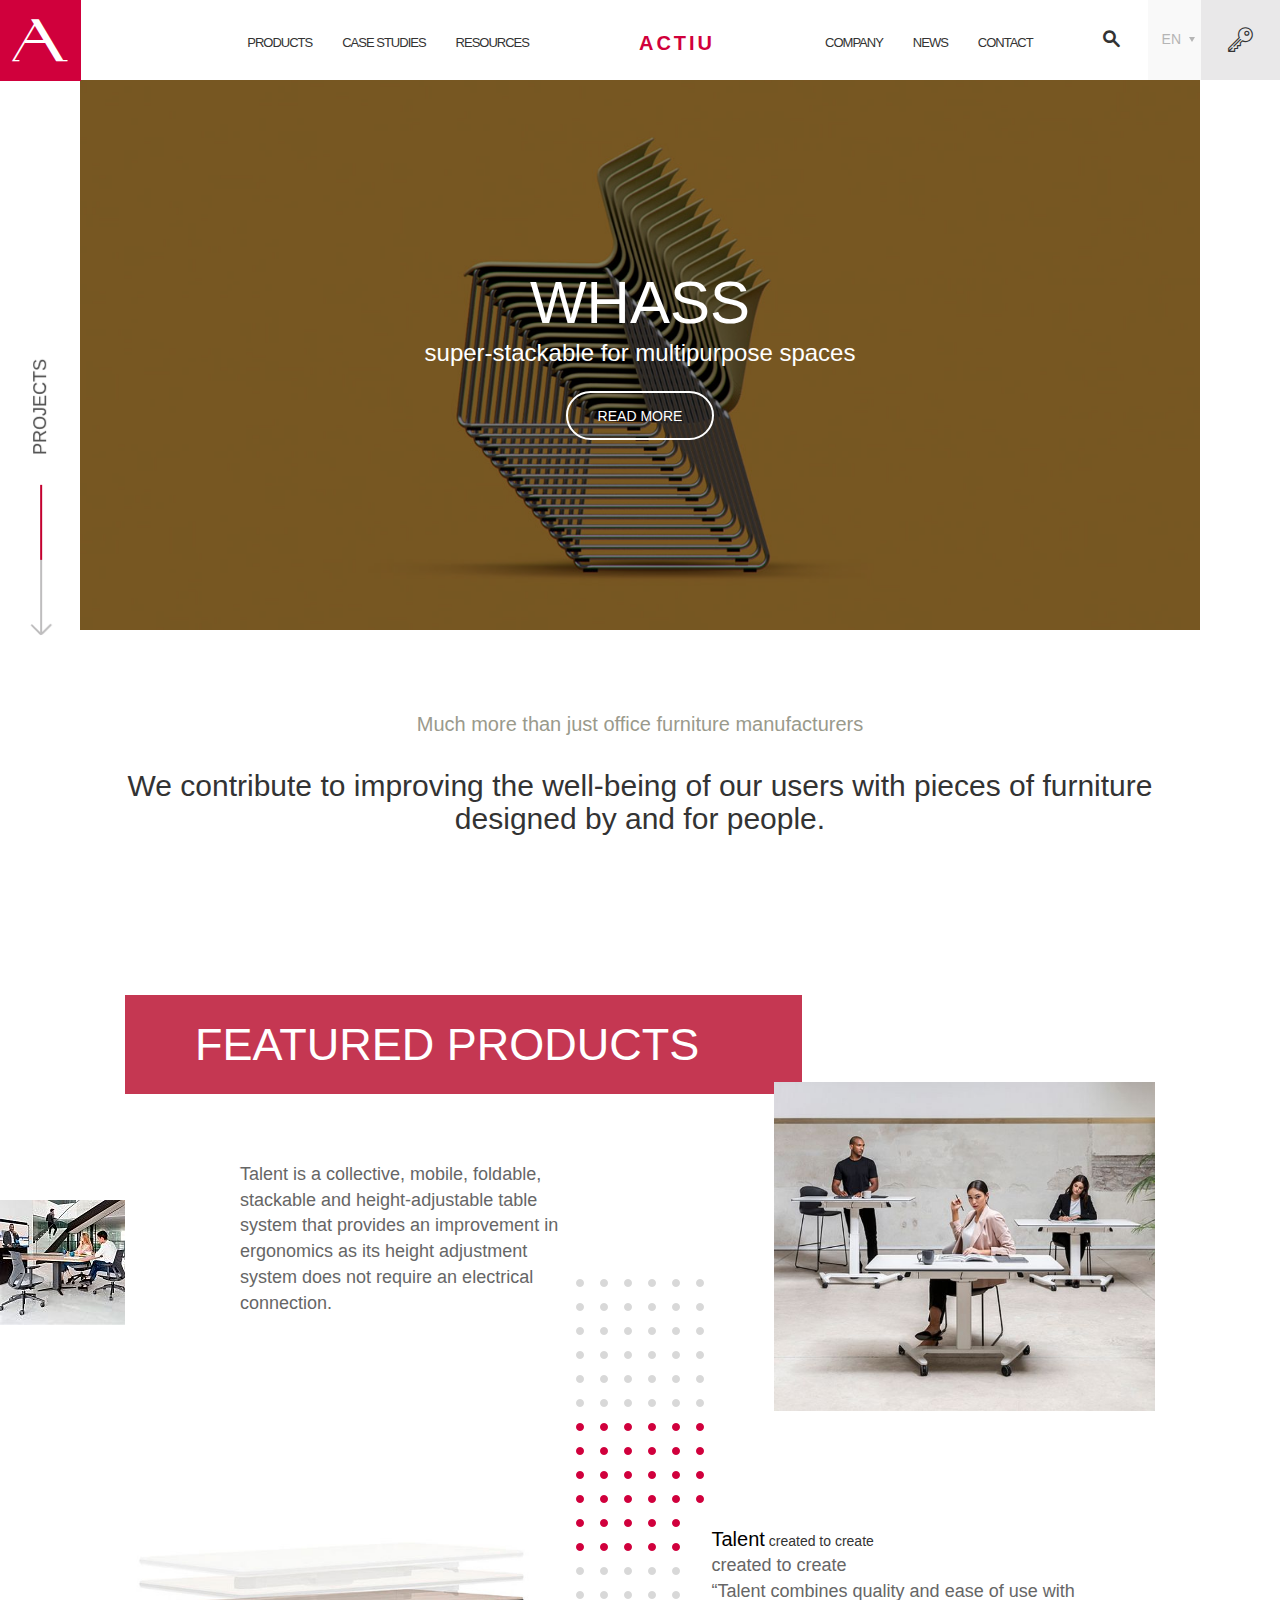
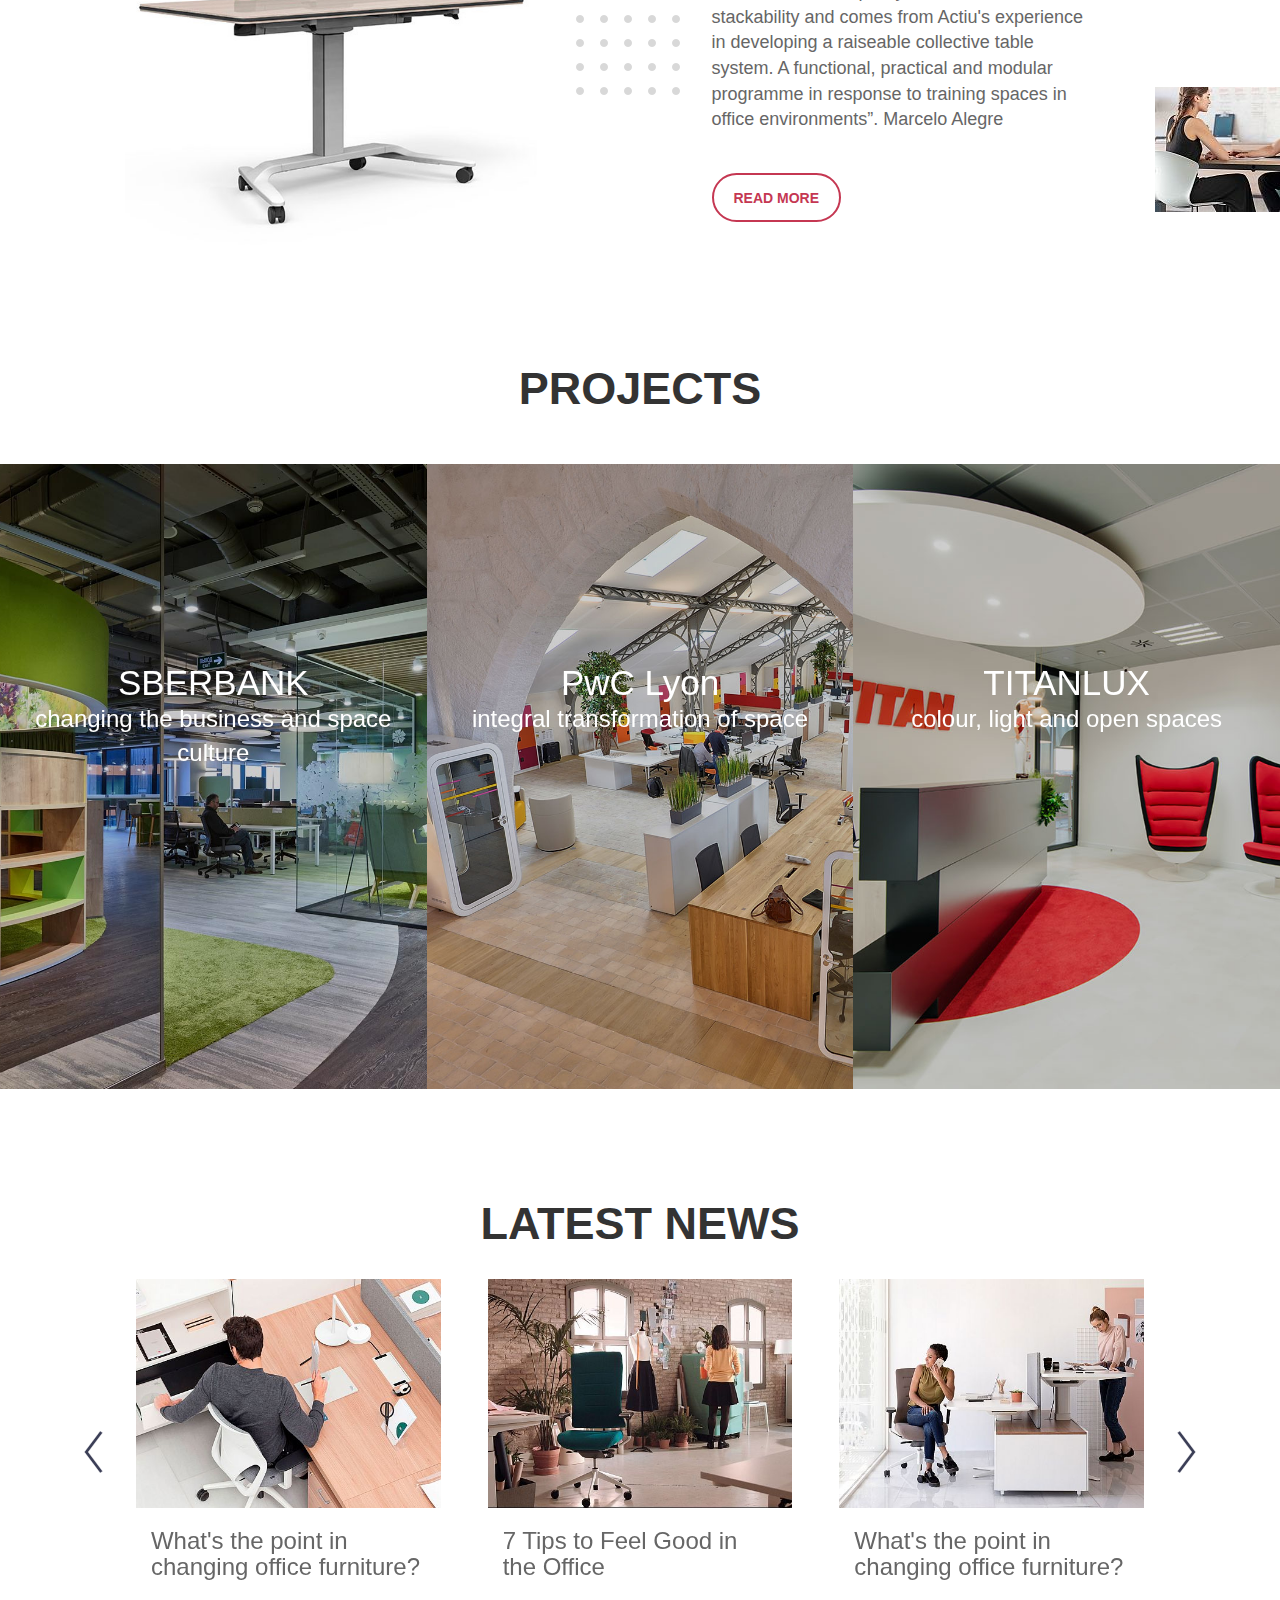
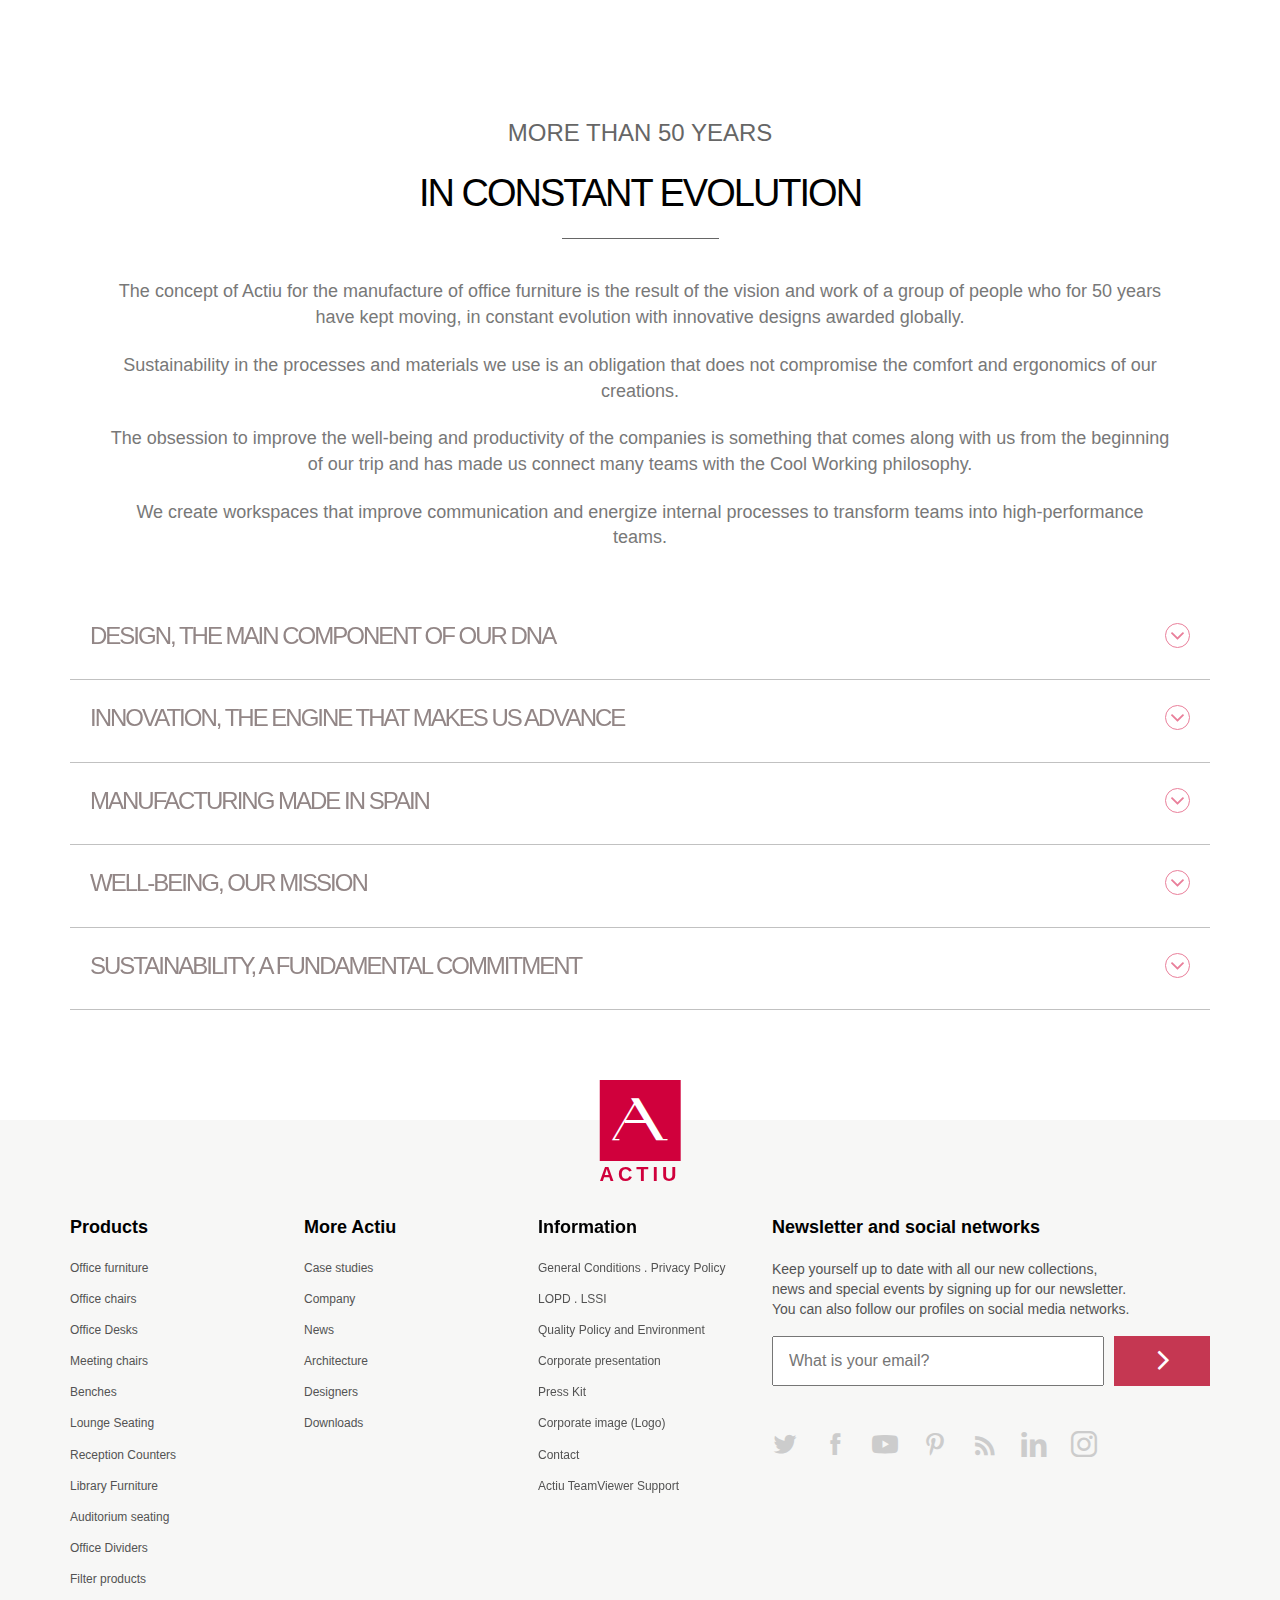
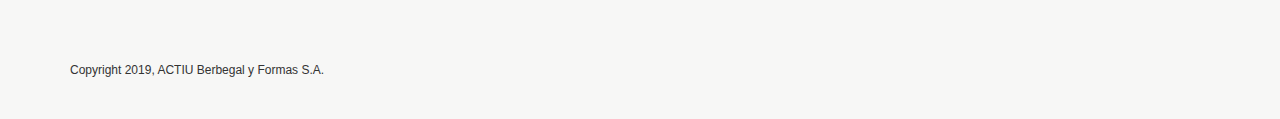
<file: index.html>
<!DOCTYPE html>
<html lang="en">
    <head>
        <meta charset="utf-8">
        <meta name="viewport" content="width=device-width, initial-scale=1">
        <title>Actiu | Office Furniture Manufacturers for companies</title>
        <link rel="shortcut icon" href="images/favicon.png">
        <link href="bootstrap-3.3.7-dist/css/bootstrap.min.css" rel="stylesheet">
        <link rel="stylesheet" href="css/index.css">
        <link rel="stylesheet" href="css/iconfont.css">
        <link rel="stylesheet" href="css/index-media.css">
        <link rel="stylesheet" href="css/swiper-3.4.2.min.css">
    </head>
    <body>
		<div class="sml-wrap">
			<div class="wrap-bg"></div>
			<div class="search-head">
				<div>
					<input type="text">
					<button class="hidden-search"></button>
				</div>
			</div>
			<nav class="sml-nav">
				<div class="container">
				    <!-- Brand and toggle get grouped for better mobile display -->
				    <!-- Collect the nav links, forms, and other content for toggling -->
				    <a href="" class="sidenav-btn">
				    	<span class="sn-btn1"></span>
				    	<span class="sn-btn2"></span>
				    	<span class="sn-btn3"></span>
				    </a>
				    <a href="" class="logo">
				    	<span class="iconfont icon-a"></span>
				    	<span class="logo-a"></span>
				    </a>
		   			 <ul class="n-right">
				    	<li class="sousuo"><a href=""><span class="iconfont icon-sousuo"></span></a></li>
				    	<li class="en"><a href="" class="relative">EN</a></li>
		    			<li class="key"><a href=""><span class="iconfont icon-yuechi"></span></a></li>
		    		</ul>
		    		<div id="bs-example-navbar-collapse-1">
		      			<ul class="nav navbar-nav">
			       			<li class="nav-pro">
			        			<a href="#">PRODUCTS</a>
			        		</li>
			        		<li class="nav-case">
			        			<a href="#">CASE STUDIES</a>
			        		</li>
					        <li class="nav-reso">
					        	<a href="#">RESOURCES</a>
					        </li>
					        <li class="actiu">
					       		<a href="#">ACTIU</a>
					        </li>
					        <li class="nav-com">
					        	<a href="#">COMPANY</a>
					        </li>
					        <li class="nav-new">
					        	<a href="#">NEWS</a>
					        </li>
					        <li class="nav-con">
					        	<a href="#">CONTACT</a>
					        </li>
			     		</ul>
		   		 	</div><!-- /.navbar-collapse -->
		 		</div><!-- /.container-fluid -->
		 	<div class="nav-menu">
		    	<div class="container">
		    		<div class="row">
			    		<div class="col-md-7 pd-0px">
			    			<ul>
			    				<li>
			    					<a href="">
			    						<span class="iconfont icon-bangongyi"></span>
			    						<span>Office chairs</span>
			    					</a>
			    				</li>
			    				<li>
			    					<a href="">
			    						<span class="iconfont icon-ketingzhuozi"></span>
			    						<span>Office chairs</span>
			    					</a>
			    				</li>
			    				<li>
			    					<a href="">
			    						<span class="iconfont icon-yiziicon"></span>
			    						<span>Office chairs</span>
			    					</a>
			    				</li>
			    				<li>
			    					<a href="">
			    						<span class="iconfont icon-chuang"></span>
			    						<span>Office chairs</span>
			    					</a>
			    				</li>
			    				<li>
			    					<a href="">
			    						<span class="iconfont icon-yizi"></span>
			    						<span>Office chairs</span>
			    					</a>
			    				</li>
			    				<li>
			    					<a href="">
			    						<span class="iconfont icon-chucunguiguanli"></span>
			    						<span>Office chairs</span>
			    					</a>
			    				</li>
			    				<li>
			    					<a href="">
			    						<span class="iconfont icon-jiedaichu"></span>
			    						<span>Office chairs</span>
			    					</a>
			    				</li>
			    				<li>
			    					<a href="">
			    						<span class="iconfont icon-tushuguan"></span>
			    						<span>Office chairs</span>
			    					</a>
			    				</li>
			    				<li>
			    					<a href="">
			    						<span class="iconfont icon-zuowei1"></span>
			    						<span>Office chairs</span>
			    					</a>
			    				</li>
			    				<li>
			    					<a href="">
			    						<span class="iconfont icon-pingmu"></span>
			    						<span>Office chairs</span>
			    					</a>
			    				</li>
			    			</ul>
			    		</div>
			     		<div class="col-md-5"></div>
		        	</div>
		        </div>
		        <div class="container menu2">
			    			<ul>
			    				<li>
			    					<a href="">
			    						<span class="iconfont icon-chucunguiguanli"></span>
			    						<span>Office chairs</span>
			    					</a>
			    				</li>
			    				<li>
			    					<a href="">
			    						<span class="iconfont icon-jiedaichu"></span>
			    						<span>Office chairs</span>
			    					</a>
			    				</li>
			    				<li>
			    					<a href="">
			    						<span class="iconfont icon-tushuguan"></span>
			    						<span>Office chairs</span>
			    					</a>
			    				</li>
			    				<li>
			    					<a href="">
			    						<span class="iconfont icon-zuowei1"></span>
			    						<span>Office chairs</span>
			    					</a>
			    				</li>
			    				<li>
			    					<a href="">
			    						<span class="iconfont icon-pingmu"></span>
			    						<span>Office chairs</span>
			    					</a>
			    				</li>
			    			</ul>
			    </div>
			    <div class="container menu2">
			    			<ul>
			    				<li>
			    					<a href="">
			    						<span class="iconfont icon-chuang"></span>
			    						<span class="pd-r23px">Office chairs</span>
			    						<span class="iconfont arrow icon-youjiantou"></span>
			    					</a>
			    				</li>
			    				<li>
			    					<a href="">
			    						<span class="iconfont icon-chuang"></span>
			    						<span class="pd-r23px">Office chairs</span>
			    						<span class="iconfont arrow icon-youjiantou"></span>
			    					</a>
			    				</li>
			    				<li>
			    					<a href="">
			    						<span class="iconfont icon-chuang"></span>
			    						<span class="pd-r23px">Office chairs</span>
			    						<span class="iconfont arrow icon-youjiantou"></span>
			    					</a>
			    				</li>
			    				<li>
			    					<a href="">
			    						<span class="iconfont icon-chuang"></span>
			    						<span class="pd-r23px">Office chairs</span>
			    						<span class="iconfont arrow icon-youjiantou"></span>
			    					</a>
			    				</li>
			    			</ul>
			    </div>
			    <div class="HR">
		 			<div class="hr1"></div>
		 		</div>
			    <div class="container menu2">
			    			<ul>
			    				<li>
			    					<a href="">
			    						<span class="iconfont icon-chuang"></span>
			    						<span class="pd-r23px">Office chairs</span>
			    						<span class="iconfont arrow icon-youjiantou"></span>
			    					</a>
			    				</li>
			    				<li>
			    					<a href="">
			    						<span class="iconfont icon-chucunguiguanli"></span>
			    						<span>Office chairs</span>
			    					</a>
			    				</li>
			    				<li>
			    					<a href="">
			    						<span class="iconfont icon-jiedaichu"></span>
			    						<span>Office chairs</span>
			    					</a>
			    				</li>
			    				<li>
			    					<a href="">
			    						<span class="iconfont icon-tushuguan"></span>
			    						<span>Office chairs</span>
			    					</a>
			    				</li>
			    				<li>
			    					<a href="">
			    						<span class="iconfont icon-zuowei1"></span>
			    						<span>Office chairs</span>
			    					</a>
			    				</li>
			    				<li>
			    					<a href="">
			    						<span class="iconfont icon-pingmu"></span>
			    						<span>Office chairs</span>
			    					</a>
			    				</li>
			    			</ul>
			    </div>
			    <div class="container menu2">
			    			<ul>
			    				<li>
			    					<a href="">
			    						<span class="iconfont icon-chuang"></span>
			    						<span class="pd-r23px">Office chairs</span>
			    						<span class="iconfont arrow icon-youjiantou"></span>
			    					</a>
			    				</li>
			    				<li>
			    					<a href="">
			    						<span class="iconfont icon-chuang"></span>
			    						<span class="pd-r23px">Office chairs</span>
			    						<span class="iconfont arrow icon-youjiantou"></span>
			    					</a>
			    				</li>
			    			</ul>
			    </div>
		  	</div>
		</nav>
			<div class="h80"></div>
			<section class="show-off relative">
				<div class="link-arrow">
					<span class="_arrow1"></span>
					<span class="_arrow2"></span>
					<span class="_line"></span>
					<span>PROJECTS</span>
				</div>
				<div class="pd-80px">
					<div class="show-bg">
						<div class="show-under"></div>
						<div class="show-content container-fluid text-center">
							<div class="middle">
								<h3 class="mg-0px">WHASS</h3>
								<p>super-stackable for multipurpose spaces</p>
								<a class="btn btn-default sml-btn" href="#" role="button">READ MORE</a>
							</div>
						</div>
					</div>
				</div>
			</section>
			<section class="title text-center">
				<div class="container">
					<p>Much more than just office furniture manufacturers</p>
					<h2>We contribute to improving the well-being of our users with pieces of furniture designed by and for people.</h2>
				</div>
			</section>
			<section class="featured container-fluid">
				<div class="row">
					<div class="col-md-8 col-sm-7">
						<h3 class="mg-0px">FEATURED PRODUCTS</h3>
					</div>
					<div class="col-md-4 col-sm-5"></div>
				</div>
			</section>
			<section class="featured-con">
				<div class="">
					<div class="drag swiper-container  swiper0">
						<ul class="swiper-wrapper">
							<li class="swiper-slide">
								<div class="drag-pd relative">
									<div class="container-fluid">
										<p class="w40">Talent is a collective, mobile, foldable, stackable and height-adjustable table system that provides an improvement in ergonomics as its height adjustment system does not require an electrical connection.</p>
										<img src="images/talent-img3_crop_580_500.jpg" alt="">
										<img src="images/talent-img_2_crop_580_500.jpg" alt="">
										<div class="drag-last">
											<span>
												<a href="">Talent</a>
											</span>
											<span class="last">created to create</span>
											<p class="mg-b-40px">
											created to create<br>“Talent combines quality and ease of use with stackability and comes from Actiu's experience in developing a raiseable collective table system. A functional, practical and modular programme in response to training spaces in office environments”. Marcelo Alegre</p>
											<a class="btn sml-btn-pink" href="#" role="button">READ MORE</a>
										</div>
									</div>
								</div>
							</li>
							<li class="swiper-slide">
								<div class="drag-pd relative">
									<div class="container-fluid">
										<p class="w40">With an informal yet elegant profile, Whass chair is intended for contract environments and more modern spaces. Its most remarkable quality is its super-stackability, which enables maximum space optimisation.</p>
										<img src="images/whass-img_crop_580_500.jpg" alt="">
										<img src="images/whass-img_21_crop_580_500.jpg" alt="">
										<div class="drag-last">
											<span>
												<a href="">Whass</a>
											</span>
											<span class="last">super-stackable for multipurpose spaces</span>
											<p class="mg-b-40px">
											super-stackable for multipurpose spaces<br>“The Whass chair design supports the back while maintaining a feeling of freedom of movement. Its curved backrest guarantees comfort while creating a versatile and functional chair for multiuse spaces”. Javier Cuñado</p>
											<a class="btn sml-btn-pink" href="#" role="button">READ MORE</a>
										</div>
									</div>
								</div>
							</li>
							<li class="swiper-slide">
								<div class="drag-pd relative">
									<div class="container-fluid">
										<p class="w40">Power is a system of office tables that combines design and technology to create versatile and height-adjustable workstations that promote mobility in the workplace.</p>
										<img src="images/power-img2_crop_580_500.jpg" alt="">
										<img src="images/power-img_2_crop_580_500.jpg" alt="">
										<div class="drag-last">
											<span>
												<a href="">Power</a>
											</span>
											<span class="last">comfort and technology</span>
											<p class="mg-b-40px">
											comfort and technology<br>“The way in which we need to communicate and be more efficient within our work spaces is undergoing a dramatic change. POWER is born with the aim of making all of these changes that we crave happen in a natural, intuitive and uplifting way”. Javier Cuñado</p>
											<a class="btn sml-btn-pink" href="#" role="button">READ MORE</a>
										</div>
									</div>
								</div>
							</li>
						</ul>
					</div>
					<div class="featured-l">
						<span><img src="images/0.jpg" alt="" width="100%"></span>
					</div>
					<div class="featured-r">
						<span><img src="images/1.jpg" alt="" width="100%"></span>
					</div>
				</div>
			</section>
			<section class="projects text-center">
				<div class="container">
					<h3><strong>PROJECTS</strong></h3>
				</div>
			</section>
			<section class="projects-con text-center">
				<div class="Pro">
					<div class="pro-info">
						<h4 class="mg-0px">SBERBANK</h4>
						<p>changing the business and space culture</p>
					</div>
					<a class="btn btn-default sml-btn pro-btn" href="#" role="button">See project</a>
					<div class="pro-bg"></div>
				</div>
				<div class="Pro">
					<div class="pro-info">
						<h4 class="mg-0px">PwC Lyon</h4>
						<p>integral transformation of space</p>
					</div>
					<a class="btn btn-default sml-btn pro-btn" href="#" role="button">See project</a>
					<div class="pro-bg"></div>
				</div>
				<div class="Pro">
					<div class="pro-info">
						<h4 class="mg-0px">TITANLUX</h4>
						<p>colour, light and open spaces</p>
					</div>
					<a class="btn btn-default sml-btn pro-btn" href="#" role="button">See project</a>
					<div class="pro-bg"></div>
				</div>
				<div class="clearfix"></div>
			</section>
			<section class="latest text-center">
				<div class="container">
					<h3 class="mg-b-20px"><strong>LATEST NEWS</strong></h3>
					<div class="latest-swiper">
						<div class="swiper-container swiper1">
		        			<div class="swiper-wrapper">
					            <div class="swiper-slide">
					            	<a href="" class="latest-fix">
					            		<div class="mg-b-20px latest-pic"><img src="images/s1.jpg" alt="" width="100%"></div>
					            		<div class="info text-left">
					            			<h4 class="mg-0px">What's the point in changing office furniture?</h4>
					            		</div>
					            	</a>
					            </div>
					            <div class="swiper-slide">
					            	<a href="" class="latest-fix">
					            		<div class="mg-b-20px latest-pic"><img src="images/s2.jpg" alt="" width="100%"></div>
					            		<div class="info text-left">
					            			<h4 class="mg-0px">7 Tips to Feel Good in the Office</h4>
					            		</div>
					            	</a>
					            </div>
					            <div class="swiper-slide">
					            	<a href="" class="latest-fix">
					            		<div class="mg-b-20px latest-pic"><img src="images/s4.jpg" alt="" width="100%"></div>
					            		<div class="info text-left">
					            			<h4 class="mg-0px">What's the point in changing office furniture?</h4>
					            		</div>
					            	</a>
					            </div>
					            <div class="swiper-slide">
					            	<a href="" class="latest-fix">
					            		<div class="mg-b-20px latest-pic"><img src="images/s3.jpg" alt="" width="100%"></div>
					            		<div class="info text-left">
					            			<h4 class="mg-0px">Workspaces for future generations</h4>
					            		</div>
					            	</a>
					            </div>
		       				</div>       
	   			 		</div>
	   			 		<div class="swiper-button-prev sml-prev"></div>
	   				 	<div class="swiper-button-next sml-next"></div> 
					</div>
				</div>
			</section>
			<section class="seo text-center">
				<div class="container mg-b-40px w1092">
					<p class="tit">MORE THAN 50 YEARS</p>
					<h2 class="mg-0px">IN CONSTANT EVOLUTION</h2>
					<hr class="mg-b-40px">
					<p>The concept of Actiu for the manufacture of office furniture is the result of the vision and work of a group of people who for 50 years have kept moving, in constant evolution with innovative designs awarded globally.</p>
					<p>Sustainability in the processes and materials we use is an obligation that does not compromise the comfort and ergonomics of our creations.</p>
					<p>The obsession to improve the well-being and productivity of the companies is something that comes along with us from the beginning of our trip and has made us connect many teams with the Cool Working philosophy.</p>
					<p>We create workspaces that improve communication and energize internal processes to transform teams into high-performance teams.</p>
				</div>
					<ul class="container text-left">
						<li>					
							<h4 class="mg-t-0px">DESIGN, THE MAIN COMPONENT OF OUR DNA
							<span class="iconfont icon-zuoyoujiantou-copy-copy"></span><span class="after"></span></h4>
							<p>Since we start a project until we make it real, we have in mind that our goal is to improve the functionality and productivity of workspaces through design.</p>
							<p>&nbsp;At ACTIU, we transmit this philosophy, winner of the National Design Award, to every piece of furniture that we manufacture. For that reason, we design each piece taking care of every detail, making sure it contributes to a plus of well-being in people, thus increasing their performance.</p>
							<p><br></p>
						</li>
						<li>
							<h4 class="mg-t-0px">INNOVATION, THE ENGINE THAT MAKES US ADVANCE
							<span class="iconfont icon-zuoyoujiantou-copy-copy"></span><span class="after"></span></h4>
							<p>We have been innovating with our products, processes and services for more than 50 years to offer what people need at all times.</p>
							<p>We keep in constant movement, adapting to changes without losing sight of our goal: to improve the well-being of people and the productivity of companies through the creation of dynamic and modern workspaces.</p>
							<p>Some of our &nbsp;<a href="">office chairs</a> and&nbsp;<a href="">office desks</a> have won awards for their design and ergonomics.</p>
						</li>
						<li>
							<h4 class="mg-t-0px">MANUFACTURING MADE IN SPAIN
							<span class="iconfont icon-zuoyoujiantou-copy-copy"></span><span class="after"></span></h4>
							<p class="">Since we start a project until we make it real, we have in mind that our goal is to improve the functionality and productivity of workspaces through design.</p>
							<p>&nbsp;At ACTIU, we transmit this philosophy, winner of the National Design Award, to every piece of furniture that we manufacture. For that reason, we design each piece taking care of every detail, making sure it contributes to a plus of well-being in people, thus increasing their performance.</p>
						</li>
						<li>
							<h4 class="mg-t-0px">WELL-BEING, OUR MISSION
							<span class="iconfont icon-zuoyoujiantou-copy-copy"></span><span class="after"></span></h4>
							<p class="">Since we start a project until we make it real, we have in mind that our goal is to improve the functionality and productivity of workspaces through design.</p>
							<p>&nbsp;At ACTIU, we transmit this philosophy, winner of the National Design Award, to every piece of furniture that we manufacture. For that reason, we design each piece taking care of every detail, making sure it contributes to a plus of well-being in people, thus increasing their performance.</p>
						</li>
						<li>
							<h4 class="mg-t-0px">SUSTAINABILITY, A FUNDAMENTAL COMMITMENT
							<span class="iconfont icon-zuoyoujiantou-copy-copy"></span><span class="after"></span></h4>
							<p class="">Since we start a project until we make it real, we have in mind that our goal is to improve the functionality and productivity of workspaces through design.</p>
							<p>&nbsp;At ACTIU, we transmit this philosophy, winner of the National Design Award, to every piece of furniture that we manufacture. For that reason, we design each piece taking care of every detail, making sure it contributes to a plus of well-being in people, thus increasing their performance.</p>
						</li>
					</ul>
			</section>
			<section class="footer">
				<div class="container">
					<div>
						<a href="" class="logo1">
					    	<span class="iconfont icon-a"></span>
					    	<span class="logo-a"></span>
			   	 		</a>
			   	 		<span class="logo-p"><strong>ACTIU</strong></span>
					</div>
					<div class="row">
						<div class="sml-2 mg-b-40px">
							<h5>Products</h5>
							<ul>
								<li><a href="">Office furniture</a></li>
								<li><a href="">Office chairs</a></li>
								<li><a href="">Office Desks</a></li>
								<li><a href="">Meeting chairs</a></li>
								<li><a href="">Benches</a></li>
								<li><a href="">Lounge Seating</a></li>
								<li><a href="">Reception Counters</a></li>
								<li><a href="">Library Furniture</a></li>
								<li><a href="">Auditorium seating</a></li>
								<li><a href="">Office Dividers</a></li>
								<li><a href="">Filter products</a></li>
							</ul>
						</div>
						<div class="sml-2">
							<h5>More Actiu</h5>
							<ul>
								<li><a href="">Case studies</a></li>
								<li><a href="">Company</a></li>
								<li><a href="">News</a></li>
								<li><a href="">Architecture</a></li>
								<li><a href="">Designers</a></li>
								<li><a href="">Downloads</a></li>
							</ul>
						</div>
						<div class="sml-2">
							<h5>Information</h5>
							<ul>
								<li><a href="">General Conditions . Privacy Policy</a></li>
								<li><a href="">LOPD . LSSI</a></li>
								<li><a href="">Quality Policy and Environment</a></li>
								<li><a href="">Corporate presentation</a></li>
								<li><a href="">Press Kit</a></li>
								<li><a href="">Corporate image (Logo)</a></li>
								<li><a href="">Contact</a></li>
								<li><a href="">Actiu TeamViewer Support</a></li>
							</ul>
						</div>
						<div class="sml-4">
							<h5>Newsletter and social networks</h5>
							<div class="newsletter mg-b-40px">
								<p class="mg-b-16px">Keep yourself up to date with all our new collections, news and special events by signing up for our newsletter. You can also follow our profiles on social media networks.</p>
								<form action="">
									<div class="news_input">
										<input type="text" placeholder="What is your email?" class="news-input">
									</div>
									<div class="news_button">
										<button class="news-button"><span class="iconfont icon-zuoyoujiantou-copy-copy"></span></button>
									</div>
								</form>
							</div>
							<div class="news-icon">
								<span class="iconfont icon-tuite"></span>
								<span class="iconfont icon-Facebook"></span>
								<span class="iconfont icon-youtube"></span>
								<span class="iconfont icon-p"></span>
								<span class="iconfont icon-wifi"></span>
								<span class="iconfont icon-socialmediaiconwhitefb"></span>
								<span class="iconfont icon-IG"></span>
							</div>
						</div>
						<div class="clearfix"></div>
						<div class="copyright">Copyright 2019, ACTIU Berbegal y Formas S.A.</div>
					</div>
				</div>
			</section>			
			</div>
		<div class="side-nav">
			<div class=" side-hide">
				<div class="side_nav canclick">
					<ul>
						<li class="side_nav-home side-list"><a href=""><span class="iconfont icon-A"></span>HOME</a></li>
						<li class="side-list"><a href=""><span class="iconfont icon-bangongyi"></span>PRODUCTS</a><span class="list-arrow iconfont icon-zuoyoujiantou-copy-copy"></span></li>
						<li class="side-list"><a href=""><span class="iconfont icon-celiang"></span>CASE STUDIES</a><span class="list-arrow iconfont icon-zuoyoujiantou-copy-copy"></span></li>
						<li class="side-list"><a href=""><span class="iconfont icon-danao-"></span>RESOURCES</a><span class="list-arrow iconfont icon-zuoyoujiantou-copy-copy"></span></li>
						<li class="side-list"><a href=""><span class="iconfont icon-gongsi"></span>COMPANY</a><span class="list-arrow iconfont icon-zuoyoujiantou-copy-copy"></span></li>
						<li class="side-list"><a href=""><span class="iconfont icon-baozhi"></span>NEWS</a><span class="list-arrow iconfont icon-zuoyoujiantou-copy-copy"></span></li>
						<li class="side-list"><a href=""><span class="iconfont icon-yuechi"></span>PRIVATE AREA</a></li>
						<li class="side-list"><a href=""><span class="iconfont icon-weibiaoti"></span>CONTACT US</a></li>
						<li class="side-list"><a href=""><span class="iconfont icon-email"></span>NEWSLETTER</a></li>
						<li class="side-list languages"><span class="idioma">IDIOMA</span><a href="">ES</a><a href="" class="default">EN</a><a href="">FR</a></li>
					</ul>
				</div>
				<div class="side_nav nav-left">
					<div class="nav-title text-center relative">
						<a href="">PRODUCTS</a>
						<span class="iconfont icon-zuoyoujiantou-copy-copy-copy"></span>
					</div>
					<ul>
						<li class="side-list"><a href=""><span class="iconfont icon-iconfont89"></span>Categorias</a></li>
						<li class="side-list cat-pd"><a href=""><span class="iconfont icon-bangongyi"></span>Office chairs</a></li>
						<li class="side-list cat-pd"><a href=""><span class="iconfont icon-ketingzhuozi"></span>Office Desks</a></li>
						<li class="side-list cat-pd"><a href=""><span class="iconfont icon-yiziicon"></span>Meeting chairs</a></li>
						<li class="side-list cat-pd"><a href="" style="padding:14px 10px"><span class="iconfont icon-chuang"></span>Benches</a></li>
						<li class="side-list cat-pd"><a href="" style="padding:11px 10px"><span class="iconfont icon-yizi" style="font-size:22px"></span>LOunge Seating</a></li>
						<li class="side-list cat-pd"><a href=""><span class="iconfont icon-chucunguiguanli"></span>Office Storage</a></li>
						<li class="side-list cat-pd"><a href=""><span class="iconfont icon-tushuguan"></span>Library Furniture</a></li>
						<li class="side-list"><a href=""><span class="iconfont icon-loudou"></span>NEWSLETTER</a></li>
						<li class="side-list"><a href=""><span class="iconfont icon-shuji"></span>NEWSLETTER</a></li>
					</ul>
				</div>
				<div class="side_nav nav-left">
					<div class="nav-title text-center relative">
						<a href="">CASE STUDIES</a>
						<span class="iconfont icon-zuoyoujiantou-copy-copy-copy"></span>
					</div>
					<ul>
						<li class="side-list"><a href=""><span class="iconfont icon-bangongshi"></span>Offices</a></li>
						<li class="side-list"><a href=""><span class="iconfont icon-jianzhu"></span>Institutional</a></li>
						<li class="side-list"><a href=""><span class="iconfont icon-xindian"></span>Health</a></li>
						<li class="side-list"><a href=""><span class="iconfont icon-iconfontjiaoyubeijing"></span>Education</a></li>
						<li class="side-list"><a href=""><span class="iconfont icon-feiji1"></span>Airports</a></li>
						<li class="side-list"><a href=""><span class="iconfont icon-kafei"></span>canteen</a></li>
					</ul>
				</div>
				<div class="side_nav nav-left">
					<div class="nav-title text-center relative">
						<a href="">RESOURCES</a>
						<span class="iconfont icon-zuoyoujiantou-copy-copy-copy"></span>
					</div>
					<ul>
						<li class="side-list"><a href=""><span class="iconfont icon-celiang"></span>Architecture</a></li>
						<li class="side-list"><a href=""><span class="iconfont icon-bofang"></span>Video</a></li>
						<li class="side-list"><a href=""><span class="iconfont icon-xiazai"></span>Downloads</a></li>
						<li class="side-list"><a href=""><span class="iconfont icon-ar"></span>Virtual tour 360°</a></li>
					</ul>
				</div>
				<div class="side_nav nav-left">
					<div class="nav-title text-center relative">
						<a href="">COMPANY</a>
						<span class="iconfont icon-zuoyoujiantou-copy-copy-copy"></span>
					</div>
					<ul>
						<li class="side-list"><a href=""><span class="iconfont icon-xunhuan--"></span>Cool Working</a></li>
						<li class="side-list"><a href=""><span class="iconfont icon-dna"></span>Actiou DNA</a></li>
						<li class="side-list"><a href=""><span class="iconfont icon-gongsi"></span>Technology Park</a></li>
					</ul>
				</div>
				<div class="side_nav nav-left">
					<div class="nav-title text-center relative">
						<a href="">NEWS</a>
						<span class="iconfont icon-zuoyoujiantou-copy-copy-copy"></span>
					</div>
					<ul>
						<li class="side-list"><a href=""><span class="iconfont icon-baozhi"></span>News</a></li>
					</ul>
				</div>
			</div>
		</div>

    <script src="js/jquery-3.2.1.js"></script>
    <!-- 加载 Bootstrap 的所有 JavaScript 插件。你也可以根据需要只加载单个插件。 -->
    <script src="bootstrap-3.3.7-dist/js/bootstrap.min.js"></script>
    <script src="js/swiper-3.4.2.jquery.min.js"></script>
    <script src="js/index.js"></script>
    <script>        
  		var mySwiper = new Swiper ('.swiper0', {
    	loop: true,
  	});
  		var mySwiper1 = new Swiper('.swiper1',{
  		autoplay : 3000,
		autoplayDisableOnInteraction : false,   		
        loop: true,
        slidesPerView : 3,
		loopedSlides :3,
        spaceBetween: 25,
        nextButton: '.swiper-button-next',
    	prevButton: '.swiper-button-prev'
        
    });     
  </script>
    </body>
</html>
</file>
<file: css/index.css>
/*
* @Author: hp
* @Date:   2019-03-05 15:20:44
* @Last Modified by:   hp
* @Last Modified time: 2019-03-20 19:33:17
*/
*{	
	margin: 0;
	padding: 0;
	list-style: none;
}
body{
	font-size: 14px;
    line-height: 1.42857;
    font-family: UniversLT-CondensedLight,Arial,sans-serif;
}
header{
	height: 80px;
}
h3{	
	font-size: 45px;
}
section{
	background:#fff;
}
.overflow-hide{
	overflow:hidden;
}
.clearfix{
	clear: both;
}
.h80{
	height: 80px;
	transition: all .25s ease-in-out;
}
.mg-t-0px{
	margin-top: 0px;
}
.mg-0px{
	margin: 0px;
}
.mg-b-16px{
	margin-bottom: 16px;
}
.mg-b-20px{
	margin-bottom: 20px;
}
.mg-b-40px{
	margin-bottom: 40px;
}
.pd-0px{
	padding: 0;
}
.pd-80px{
	padding:0 80px;
	transition: all .25s ease-in-out;
}
.pd-r23px{
	padding-right: 23px;
}
.relative{
	position:relative;
}
a:hover{
	text-decoration: none;
}
.scroll-logo{
	padding: 10.5px 11.5px;
}
.nav,.nav li,.sml-nav>.container,.navbar-header{
	height: 100%;
}
.sml-nav{
	z-index:6;
	background:#fff;
	position: fixed;
	width: 100%;
}
.sml-nav ul{
	float: none;
	display: table;
}
.nav{
	margin: 0 auto;
}
.nav li,.n-right li{
	display:table-row;
	float: left;
}
.nav li a,.n-right a{
	height: 80px;
	display:table-cell;
	vertical-align: middle;
	transition: all .25s ease-in-out;
}
.nav>li>a:hover{
	background:none;
}
.navbar-default .navbar-nav>li>a{
	color:#333;
}
.nav li a{
	padding-top: 0;
	padding-bottom: 0;
	color:#333;
	font-size:13px;
	letter-spacing:-1px;
	font-family: Oswald,sans-serif;
}
.nav li a::before{
	content: '';
	position:relative;
	bottom:-48px;
	display:block;
	width: 100%;
	height: 5px;
	background: #CCCC8F;
	transform: scaleX(0);
    transition: all.2s ease-in-out;   
}
.nav li:hover a:before{
	transform: scaleX(1);
}
.nav .nav-case a::before{
	background: #A4BAC8;
}
.nav .nav-reso a::before{
	background: #C9C9C7;
} 
.nav .nav-com a::before{
	background: #DDB7C2;
}
.nav .nav-new a::before{
	background: #EBD3BB;
}
.nav .nav-con a::before{
	background: #3D6B77;
}
.nav .actiu a::before{
	background: none
}
.nav .actiu a{
	letter-spacing:3px;
	color:#d1003b;
	font-weight: 700;
	font-size:20px;
}
.actiu{
	margin:0 140px;
}
.n-right{
	position:absolute;
	right:0;
}
.n-right a{
	color:#b5b5b5;

}
.n-right span{
	color:#333;
	font-size:25px;
}
.sousuo{
	padding: 0 27px;
}
.en{
	padding:0 14px;
	background:#f9f9f9;
}
.en a:after{
	content:'';
	position:relative;
	right:-8px;
	top: 6%;
	transform:translateY(-50%);
	display:inline-block;
	width: 0;
	height: 0;
	border: 3px solid transparent;
	border-top:5px solid #b5b5b5;
}
.sousuo span{
	font-size:18px;
}
.key{
	padding: 0 27px;
	background:#E9E8E9;
	transition: all .25s ease-in-out;
}
.logo{
	padding:10.5px 12.26px;
	background:#d0003c;
	position:absolute;
	left:0;
}
.logo span{
	color:#fff;
	font-size:42px;
	transition: all .25s ease-in-out;
}
.logo-a{
	position:absolute;
	top:50%;
	left:31%;
	display:inline-block;
	height: 3px;
	width: 25px;
	background:#fff;
}
.nav-menu{
	background:#fff;
	padding:14px 0;
	position: relative;
	display:none;
}
.nav-menu .container{
	padding-left: 120px;
	display:none;
}
.nav-menu li{
	padding:0 15px;
	float: left;
}
.nav-menu li a{
	width: 90px;
	position:relative;
	text-align: center;
    color: #9E9E9E;
    transition: all 0.25s ease-in-out;
}
.nav-menu li a:hover{
	color:#333;
}
.nav-menu .iconfont{
	font-size: 45px;
	display:block;
}
.menu2 .iconfont{
	font-size: 50px;
}
.nav-menu .icon-bangongyi{
	color:#64b5f6;
}
.nav-menu .icon-ketingzhuozi{
	color:#9575cd;
}
.nav-menu .icon-yiziicon{
	color:#7986cb;
}
.nav-menu .icon-chuang{
	color:#4db6ac;
}
.nav-menu .icon-yizi{
	color:#88ca8b;
}
.nav-menu .chucunguiguanli{
	color:#d4e157;
}
.nav-menu .icon-jiedaichu{
	color:#f7c427;
}
.nav-menu .icon-tushuguan{
	color:#ff8a65;
}
.nav-menu .icon-zuowei1{
	color:#a1887f;
}
.nav-menu .icon-pingmu{
	color:#bdbdbd;
}
.hr1{
	width:100%;
	height: 1px;
	background:#eee;
	top: 0;
	position:absolute;
}
.menu2 ul{
	display: flex;
    /* flex-direction: row; */
    justify-content: center;
}
.menu2 li{
	padding:0 17px;
}
.nav-menu .arrow{
	top: -2px;
	right:0;
	position:absolute;
	font-size:16px;
}
.nav li:nth-of-type(1):hover .nav-menu .container{
	transform: scaleY(1);
}
.show-bg{
	position:relative;
	background:url('../images/whass-img3_1920_1080.jpg')no-repeat;
	background-position:50% 50%;
	background-size: cover;
	height: 590px;
}
.show-under{
	width: 100%;
	height: 100%;
	position:absolute;
	background:rgba(0,0,0,0.5);
}
.show-content{
	position: relative;
	display:table;
	height: 100%;
}
.middle{
	color:#fff;
	display:table-cell;
	vertical-align:middle;
}
.show-content h3{
	font-size:70px;
}
.show-content p{
	font-weight:300;
	font-size:30px;
	margin-bottom: 20px;
}
.sml-btn{
	padding: 13px 30px 12px;
	border-radius: 30px;
	border: 2px solid #fff;
	color: #fff;
	background:none;
	transition: all 0.25s ease-in-out;
}
.sml-btn:hover{
	border-color:#fff;
	color:#666;
	background:#fff;
}
.link-arrow{
	display: inline-flex;
	align-items: center;
	z-index: 2;
	text-align:center;
	padding:5px;
	position:absolute;
	transform:rotate(-90deg);
	left:-102px;
	bottom:21%;
	cursor: pointer;
	transition: all 0.25s ease-in-out;
}
.link-arrow>span:last-child{
	color:#4a4a4a;
	font-size:18px;
}
._arrow1,._arrow2{
	overflow: hidden;
	border-radius:4px;
	position:absolute;
	background: #BEBDBE;
	display:inline-block;
	width: 14px;
	height: 2px;
	transform:rotate(45deg);
	transform-origin: left bottom;
}
._arrow1{
	transform:rotate(-45deg) translate3d(1px,0.5px,0);
	transform-origin: left bottom;
}
._arrow1:after,._arrow2:after{
	content:'';
	border-radius:4px;
	position:absolute;
	display:inline-block;
	width: 14px;
	height: 2px;
	background: #C3002F;
	transform:translateX(-21px);
}
._arrows:after{
	content:'';
	border-radius:4px;
	position:absolute;
	display:inline-block;
	width: 14px;
	height: 2px;
	background: #C3002F;
	transform:translateX(-7px);
	transition:all 1s ease-in-out;
}
._line{
	position:relative;
	display:inline-block;
	width: 150px;
	height: 2px;
	background: #BEBDBE;
	margin-right: 30px;
}
._line:after{
	content:'';
	width: 75px;
	height: 2px;
	background: #C3002F;
 	position:absolute;
}
._lines:after{
	content:'';
	width: 75px;
	height: 2px;
	background: #C3002F;
 	position:absolute;
 	transition:all 1.5s ease-in-out;
 	transform:translateX(-75px)
}
.title{
	padding:80px 15px 150px;
}
.title>div{
	padding:0 40px;
}
.title p{
	font-size:20px;
	color:#9A9A8C;
	margin-bottom:30px;
}
.featured{
	padding:0 125px;
}
.featured h3{
	color:#fff;
	font-size:45px;
	background:#c53752;
	padding: 35px 0 35px 100px;
}
.featured-con>div{
	top: -12px;
    position: relative;
	background:url(../images/dots.png)no-repeat center;
	padding:0 125px;
}
.drag{
	overflow:hidden;
}
.drag ul{
	position: relative;
}
.drag li{
	float: left;
}
.drag-pd{
    padding: 80px 100px 0;
	height: 800px;
}
.drag p{
	color:#666;
	font-size:18px;
	background:#fff;
}
.w40{
	width: 40%;
}
.drag img{
	position: absolute;
}
.drag img:nth-of-type(1){
	right:0;
	top: 0;
    width: 37%;
}
.drag img:nth-of-type(2){
	left:0;
	bottom:0;
	width:40%;
}
.drag-last{
	background:#fff;
	width:40%;
	position: absolute;
	left:55%;
	bottom:0;
	padding: 12px 20px 60px;;
}
.drag-last span a{
	color:#000;
	font-size:20px;
}
.drag-last a:hover,.footer li a:hover{
	text-decoration: underline;
}
.sml-btn-pink{
	font-weight:700;
	color:#c53752;
	border:2px solid #c53752;
	border-radius: 30px;
	padding: 13px 20px 12px;
	transition: all 0.25s ease-in-out;
}
.drag .sml-btn-pink:hover{
	border-color: #c53752;
    color: #fff;
    background-color: #c53752;
    text-decoration:none;
}
.featured-l,.featured-r{
	width: 125px;
	height: 100%;
	position: absolute;
    top: 0;
    cursor:pointer;
}
.featured-l span:hover::after,.featured-r span:hover::after{
	transform:scale(1);
}
.featured-l{
	left:0;
}
.featured-r{
	right:0;
}
.featured-l span{
	position: absolute;
	top:118px;
}
.featured-r span{
	position: absolute;
	bottom:80px;
}
.featured-l span:after,.featured-r span:after{
	content:'';
	display:block;
	width: 99px;
	height: 99px;
	background-image:url(../images/l.svg);
	background-repeat:no-repeat;
	background-color:#fff;
	position: absolute;
	background-position: center;
	transform:scale(0);
    transition: all .25s ease-in-out;
    opacity: 0.9;
    top:13px;
    left:13px;
}
.featured-r span:after{
	background-image:url(../images/r.svg);
}
.projects{
	padding: 40px 0 40px;
}
.Pro{
	cursor: pointer;
	overflow: hidden;
	position: relative;
	padding-top: 250px;
    height: 725px;
    width: 33.33333333%;
    float: left;
}
.pro-btn{
	z-index: 3;
	position: absolute;
	padding: 15px 40px 15px;
	left: 50%;
	transform: translateX(-50%);
	bottom: 250px;
	display: none;
}
.pro-info{
	width: 100%;
	z-index: 3;
	color: #fff;
	left: 50%;
	transform: translateX(-50%);
	font-size: 24px;	
	position: absolute;
}
.pro-info h4{
	font-size: 35px
}
.pro-bg{
	position: absolute;
	width: 100%;
	height: 100%;
	top: 0;
	background: url(../images/sberbank-img1_crop_854_1070.jpg);
    background-repeat: no-repeat;
    background-position: 50% 50%;
    background-size: cover;
    transform: scale(1);
    transition: all .5s ease-out;
}
.Pro:hover .pro-bg{
	transform: scale(1.05);
}
.Pro:hover .pro-btn{
	display: block;
}
.Pro:nth-of-type(2) .pro-bg{
	background: url(../images/pwc-lyon-img_crop_854_1070.jpg);
	background-repeat: no-repeat;
    background-position: 50% 50%;
    background-size: cover;
}
.Pro:nth-of-type(3) .pro-bg{
	background: url(../images/titanlux-img_crop_854_1070.jpg);
	background-repeat: no-repeat;
    background-position: 50% 50%;
    background-size: cover;
}
.latest{
	padding-top: 90px;
}
.latest-swiper{
	position: relative;
	padding:0 55px;
}
.swiper1 .swiper-slide a{
	border: 1px solid transparent;
	padding: 10px 10px 20px;
	display:block;
	transition: all .35s ease-in-out;
}
.swiper1 a:hover{
	border: 1px solid #c1c1c1;
}
.latest .info{
	padding: 0 15px;
    margin-bottom: 35px;
    color:#666;
}
.latest h4{
	font-size:24px;
}
.latest .sml-prev{
	background-image: url(../images/l.svg);
}
.latest .sml-next{
	background-image: url(../images/r.svg);
}
.seo{
	color:#787878;
	padding:80px 0 100px;
	font-size:18px;
}
.w1092{
	max-width: 1092px;
}
.seo .tit{
	color:#666;
	font-size:24px;
}
.seo h2{
	color:#000;
	font-size:38px;
	letter-spacing:-2px;
	margin-bottom: 24px;
}
.seo hr{
	max-width: 157px;
	border-color: #666;
	margin-left:auto;
	margin-right:auto;
}
.seo p{
	margin-bottom:22px;
}
.seo h4{
	position: relative;
	padding:10px 0;
	color:#928686;
	font-size:24px;
	letter-spacing:-2px;
}
.seo .iconfont{
	box-sizing: border-box;
	display:inline-block;
	width: 25px;
	height: 25px;
	border-radius:50%;
	border: 1px solid #e97f9a;
	position: absolute;
	right:0;
	font-size:22px;
	color:#e97f9a;
	transform-origin: center;
	transform:rotate(90deg);
	transition: all .2s ease-in-out;
}
.seo ul{
	position: relative;
}
.seo li{
	padding:15px 20px 10px;
    cursor: pointer;
    border-bottom: 1px solid #C1C1C1;
}
.seo li:first-child{
	padding-top: 0px
}
.seo .after{
	content:'';
	display:block;
	position: absolute;
	width: 5px;
	height: 100%;
	background-color: #d30037;
	left: -20px;
	top:0;
	display:none;
}
.seo li:hover span{
	border: 1px solid #d30037;
	color:#d30037;
}
.seo li:hover h4{
	color:#000;
}
.seo li p{
	display:none;
	font-size: 14px;
	margin-bottom:10px;
}
.seo li a{
	color:#c53752;
}
.seo li a:hover{
	text-decoration: underline;
}
.seoadd h4{
	color:#000;
}
.seoadd .iconfont{
	border: 1px solid #d30037;
	color:#d30037;
	transform:rotate(270deg);
}
.footer{
	padding:88px 0 40px;
    background: #f7f7f6;
    position: relative;
}
.logo1{
	padding:10.5px 12.26px;
	background:#d0003c;
	position:absolute;
	left:50%;
	top: -40px;
	transform:translateX(-50%);
}
.logo1 span{
	color:#fff;
	font-size:42px;
}
.logo-p{
	position: absolute;
	left:50%;
	top: 40px;
	letter-spacing:4px;
	transform:translateX(-50%);
	color:#d0003c;
	font-size:20px;
}
.footer h5{
	margin-bottom: 22px;
    font-size: 18px;
    color: #000;
    font-weight:600;
}
.footer li{
	margin: 0 0 14px;
    font-size: 12px;
}
.footer li a{
	color:#535353;
}
.sml-2,.sml-4{
	position: relative;
	padding-left: 15px;
	padding-right: 15px;
	float: left;
}
.sml-2{
	width: 20%;
}
.sml-4{
	width: 40%;
}
.newsletter p{
	color:#535353;
	padding-right: 80px;
}
.news_input{
	float: left;
	width: 78%;
	padding-right: 10px;
}
.news-input{
	width: 100%;
	height: 50px;
	 padding: 12px 15px;
    font-size: 16px;
    outline: transparent;
}
.news_button{
	float: left;
	width: 22%;
}
.news-button{
	width: 100%;
	height: 50px;
    background-color: #c53752;
    outline: none;
    border: none;
}
.news-button span{
	color: #fff;
	font-size: 32px;
}
.copyright{
	font-size: 12px;
	padding-left: 15px;
	margin-top:20px;
}


.left-arrow{
	left: -114px;
	transition: all .25s ease-in-out;
}
.font-s-28px span{
	font-size: 28px;
	transition: all .25s ease-in-out;
}
.pd-17px{
	padding:0 17px;
	transition: all .25s ease-in-out;
}
.pd-60px{
	padding:0 60px;
	transition: all .25s ease-in-out;
}
.h60{
	height: 60px;
	transition: all .25s ease-in-out;
}
.navs li a{
	height: 60px;
	transition: all .25s ease-in-out;
}
.newsletter form{
	overflow: hidden;
}
.news-icon .iconfont{
	color:#ccc;
	font-size:26px;
	margin-right:20px;
}
.news-icon .iconfont:nth-of-type(7){
	margin-right: 0px;
}
.sml-wrap{
	position: relative;
    z-index: 99;
    transition: all.4s ease;
}
.wrap-bg{
	background: rgba(0,0,0,.2);
	position:fixed;
	width: 100%;
	height: 100%;
	top:0;
	left:0;
	z-index:20;
	display:none;
}
.side-nav{
	overflow:hidden;
	height: 100%;
	width: 80%;
    min-width: 140px;
    max-width: 440px;
	background:#fff;
	position:fixed;
	top:0;
	left:0;
}
.side-nav .iconfont{
	color:#a7a7a7;
	font-size:27px;
	margin-right:10px;
	vertical-align: middle;
	font-weight:normal;
}
.side-hide{
	height: 100%;
	overflow:auto;	
}
.side_nav{
	padding:10px 15px 0;
	font-size:16px;
	font-weight:600;
	height: 100%;
	width: 100%;
	position: absolute;
	background: #fff;
	transform:translateX(0px);
	transition: all.4s ease;
}
.side_nav .side_nav-home a{
	color: #c53752;
}
.side-list,.nav-title{
	border-bottom:1px solid rgba(0,0,0,0.2);
	position:relative;
}
.side-list a{
	display:block;
	width: 100%;
	color:#353535;
	padding: 8px 10px;
}
.languages{
	padding: 8px 10px;
	color:#c1c1c1;
}
.languages a{
	color:#c1c1c1;
	display:inline-block;
	width:auto;
	font-weight:normal;
}
.idioma{
	font-weight:normal;
	margin-right:20px;
}
.languages .default{
	color:#c53752;
}
.side_nav .icon-pingmu{
	font-size:20px;
}
.side_nav .icon-chuang{
	font-size:16px;
}
.side_nav .icon-feiji1{
	font-size:22px;
}
.cat-pd{
	padding-left:20px;
	font-weight:normal;
	font-size:14px;
}
.nav-title a{
	width: 100%;
	display:inline-block;
	padding: 0 0 10px;
	font-size:14px;
	color:#a7a7a7;
}
.nav-title span{
	position:absolute;
	left:0;
	top:-8px;
}
.nav-left{
	transform: translateX(440px);
}
.nav-left-w{
	transform: translateX(440px);
}
.nav-left1{
	transform:translateX(-30%);
}
.list-arrow{
	position:absolute;
	right:0;
	top:8px;
	cursor:pointer;
}
.sidenav-btn{
	width: 55px;
	height: 50px;
	display:block;
	position:absolute;
	top:0;
	left:0;
	display:none;
}
.sidenav-btn span{
	position:absolute;
	display: block;
    width: 25px;
    height: 3px;
    background: #c53752;
    left:15px;
    transform-origin: left;
    transition:all .35s ease;
}
.sn-btn1{
	top:16px;
 }
.sn-btn2{
	top:24px;
 }
.sn-btn3{
	top:32px;
 }
.opc{
 	opacity:0;
 }
.deg40{
	transform: rotate(40deg);
 }
.deg-40{
	transform: rotate(-40deg);
 }
.search-head{
	background:#fff;
	width: 100%;
	height: 100%;
	position:fixed;
	opacity:0;
	transition:all .3s ease;
}
.search-head>div{
	background-color: #e9e8e9;
	padding: 22px 50px;
	width: 100%;
	height: 80px;
	position:absolute;
}
.search-head input{
	width: 100%;
	font-size: 27px;
    line-height: 1.3;
    color: #666;
    background:0;
    outline:none;
    border:none;
}
.search-head button{
	position:absolute;
	right:0;
	top: 0;
	width: 80px;
	height: 80px;
	background:url(../images/cha.svg) no-repeat center;
	background-size:60% 60%;
	background-color:#fff;
	outline:none;
    border:none;
}


/* 响应 */
@media (max-width:1366px) {
	/* 头部 */
	.actiu{
		margin:0 80px;
	}
	/* whass背景 */
	.show-bg{
		height: 550px;
	}
	.show-content h3 {
    	font-size: 60px;
	}
	.show-content p{
		font-size:24px;
	}
	/* featured */
	.featured h3{
		padding:25px 0 25px 70px;
	}
	/* projects */
	.Pro{
		height: 625px;
		padding-top: 200px;
	}
}
@media (max-width:1200px) {
	/* 头部 */
	.actiu{
		margin: 0 50px;
	}
	.nav>li>a{
		padding: 10px 10px;
	}
	/* title */
	.title{
		padding:50px 0 100px;
	}
	.title>div{
		padding:0;
	}
	.title p{
		font-size:16px;
	}
	h2{
		font-size: 26px;
	}
	/* featured */
	.featured{
		padding:0 80px;
	}
	.featured h3{
		padding:30px 30px;
		font-size:30px;
	}
	/* drag */
	.drag-pd {
		height: 580px;
		padding:0px;
	}
	.drag p{
		padding:10px;
		font-size:16px;
	}
	.featured-l, .featured-r{
		width: 80px;
	}
	.featured-l span{
		top:50px;
	}
	.featured-r span{
		bottom:50px;
	}
	.featured-l span:after, .featured-r span:after{
		width: 54px;
		height: 54px;
	}
	.featured-con>div{
		padding:0 80px;
	}
	/* projects */
	.Pro{
		height: 540px;
		padding-top: 180px;
	}
	h3{
		font-size:40px;
	}
	.pro-info h4{
		font-size:30px;
	}
	.pro-info p{
		font-size:20px;
	}
	.pro-btn{
		bottom:180px;
	}
	/* latest */
	.latest>.container{
		width: auto;
	}
	/* seo */
	.seo .container{
		width: auto;
	}
	.seo .tit{
		font-size:20px;
	}
	.seo h2{
		font-size:32px;
	}
	/* footer */
	.footer>.container{
		width: auto;
	}
}
@media (max-width:992px) {
	/* 头部 */
	.nav li{
		height: 50px;
		display:none
	}
	.nav .actiu{
		margin:0 80px;
		display: table-row;
	}
	.nav .actiu a,.n-right .sousuo a{
		height: 50px;
	}
	.n-right .en{
		display:none;
	}
	.n-right .key{
		display:none;
	}
	.h80{
		height: 50px;
	}
	.logo{
		display:none;
	}
	.link-arrow{
		display:none;
	}
	.sidenav-btn{
		display:block;
	}
	.search-head>div{
		height:auto;
		padding: 12px 50px;
	}
	.search-head input{
		font-size:20px;
	}
	.search-head button{
		width: 50px;
		height: 50px;
	}
	/* featured */
	.featured{
		padding:20px 15px;
	}
	.featured h3{
		padding:30px 30px;
		font-size:24px;
	}
	/* drag */
	.drag-pd {
		height: 500px;
		padding:0px;
	}
	.drag-pd>div{
		position: relative;
	}
	.w40{
		display:none;
	}
	.drag-last>a,.drag-last>p{
		display:none;
	}
	.featured-l, .featured-r{
		width: 35px;
	}
	.featured-l span, .featured-r span{
		display:none;
	}
	.featured-con>div{
		padding:0 30px;
		background-position: left center;
		background-size: 80px auto;
	}
	.drag img:nth-of-type(1){
		left:0;
		vertical-align:initial;
		position: static;
	}
	.drag img:nth-of-type(2){
		width: 58%;
		margin-left: 2%;
		vertical-align:middle;
		position: static;
		margin-bottom:20px;
	}
	.drag-last{
		width: 100%;
		text-align:center;
		position:static;
		padding:0;
	}
	.drag-last>span,.last{
		display:block;
		cursor:pointer;
	}
	/* projects */
	.Pro{
		height: 360px;
		padding-top:120px;
	}
	h3{
		font-size:30px;
	}
	.pro-info h4{
		font-size:25px;
	}
	.pro-info p{
		font-size:16px;
	}
	.pro-btn{
		display:block;
		bottom:80px;
		padding: 12px 35px 12px;
	}
	/* latest */
	.latest h4{
		font-size:16px;
	}
	/* seo */
	.seo .tit{
		font-size:18px;
	}
	.seo h2{
		font-size:28px;
	}
	.seo h4{
		font-size:22px;
	}
}
@media (max-width:768px) {
	/* whass背景 */
	.pd-80px{
		padding: 0 35px;
	}
	.show-content h3 {
    	font-size: 50px;
	}
	.show-content p{
		font-size:24px;
	}
	.show-bg{
		height: 420px;
	}
	/* title */
	.title p{
		font-size:14px;
		margin-bottom:10px;
	}
	h2{
		font-size:16px;
		margin: 0px;
	}
	.title .container{
		padding:0 15px;
	}
	/* drag */
	.drag-pd{
		height:auto;
	}
	.drag::before,.drag::after{
		content:'';
		display:block;
		width: 30px;
		height: 30px;
		background-image:url(../images/l.svg);
		background-repeat:no-repeat;
		background-position: center;
		background-size: contain;
		position: absolute;
		bottom:10px;
		z-index:2;
	}
	.drag::before{
		left:0;
	}
	.drag::after{
		right:0;
		background-image:url(../images/r.svg);
	}
	.featured-con>div{
		padding: 0px;
	}
	.featured-con>div{
		background-size: 50px auto;
	}
	/* projects */
	.Pro{
		height: 300px;
		width: 100%;
		margin-bottom: 70px;
		overflow:visible;
	}
	.pro-info p{
		display:none;
	}
	.Pro>a{
		opacity: 0;
	}
	.pro-info{
		position:absolute;
		bottom:-30px;
		width: auto;
		left:0;
		transform:translateX(0);
		color:#666;
		transition:all .3s ease-in-out;
		opacity:1;
	}
	.Pro:hover .pro-info{
		opacity:0;
	}
	.pro-info h4{
		font-size:22px;
	}
	.Pro:hover .pro-bg {
    	transform: scale(1);
	}
	.Pro::after{
		content:'';
		display:block;
		position:absolute;
		width: 0;
		height: 0;
		border: 12px solid transparent;
		border-bottom: 12px solid #fff;
		bottom:0;
		left:50%;
		transform:translateX(-50%);
	}
	/* latest */
	.latest-pic{
		width: 20%;
		margin-right: 20px;
	}	
	.latest .info{
		padding:0px;
		margin:0px;
	}
	.swiper1 .swiper-slide .latest-fix{
		display:flex;
	}
	/* seo */
	.seo .tit{
		margin-bottom:10px;
	}
	.seo h4{
		font-size:18px;
		letter-spacing: -1px;
	}
	.seo p{
		font-size:14px;
	}
	/* footer */
	.sml-2{
		width: 33.3333333%;
	}
	.sml-4{
		width: 100%;
	}
	.news-icon,.copyright{
		text-align:center;
	}
	.news-icon .iconfont{
		margin-right:10px;
	}
}
@media(max-width:639px){
	/* latest */
	.swiper-slide{
		width: 100% !important;
	}
	.sml-prev,.sml-next{
		display:none;
	}
}
@media(max-width:500px){
	.nav-left-w{
		transform: translateX(80%);

	}
}
@media(max-width:540px){
	.seo h4{
		font-size:14px;
	}
}
@media(max-width:479px){
	/* footer */
	.sml-2{
		display:none;
	}
	.newsletter p{
		padding-right:0px;
	}
}
</file>
<file: css/iconfont.css>
@font-face {font-family: "iconfont";
  src: url('iconfont.eot?t=1553065214448'); /* IE9 */
  src: url('iconfont.eot?t=1553065214448#iefix') format('embedded-opentype'), /* IE6-IE8 */
  url('[data-uri]') format('woff2'),
  url('iconfont.woff?t=1553065214448') format('woff'),
  url('iconfont.ttf?t=1553065214448') format('truetype'), /* chrome, firefox, opera, Safari, Android, iOS 4.2+ */
  url('iconfont.svg?t=1553065214448#iconfont') format('svg'); /* iOS 4.1- */
}

.iconfont {
  font-family: "iconfont" !important;
  font-size: 16px;
  font-style: normal;
  -webkit-font-smoothing: antialiased;
  -moz-osx-font-smoothing: grayscale;
}

.icon-wifi:before {
  content: "\e60d";
}

.icon-iconfont89:before {
  content: "\e752";
}

.icon-youjian:before {
  content: "\e611";
}

.icon-kafei:before {
  content: "\e655";
}

.icon-socialmediaiconwhitefb:before {
  content: "\e604";
}

.icon-baozhi:before {
  content: "\e600";
}

.icon-chuang:before {
  content: "\e618";
}

.icon-feiji1:before {
  content: "\e617";
}

.icon-iconfontjiaoyubeijing:before {
  content: "\e60c";
}

.icon-zuoyoujiantou-copy-copy-copy:before {
  content: "\e64b";
}

.icon-email:before {
  content: "\e502";
}

.icon-yizi:before {
  content: "\e637";
}

.icon-p:before {
  content: "\e736";
}

.icon-a:before {
  content: "\e60e";
}

.icon-yuechi:before {
  content: "\e641";
}

.icon-arrow-circle-o-down:before {
  content: "\e521";
}

.icon-yiziicon:before {
  content: "\e67f";
}

.icon-a1:before {
  content: "\e702";
}

.icon-loudou:before {
  content: "\e60b";
}

.icon-ketingzhuozi:before {
  content: "\e63a";
}

.icon-xindian:before {
  content: "\e85e";
}

.icon-sousuo:before {
  content: "\e60f";
}

.icon-bofang:before {
  content: "\e64a";
}

.icon-chucunguiguanli:before {
  content: "\e625";
}

.icon-xunhuan--:before {
  content: "\e61c";
}

.icon-bangongshi:before {
  content: "\e6e6";
}

.icon-IG:before {
  content: "\e616";
}

.icon-pingmu:before {
  content: "\e699";
}

.icon-shuji:before {
  content: "\e605";
}

.icon-zuoyoujiantou-copy-copy:before {
  content: "\e556";
}

.icon-A:before {
  content: "\e66d";
}

.icon-youjiantou:before {
  content: "\e503";
}

.icon-youtube:before {
  content: "\ea1a";
}

.icon-bangongyi:before {
  content: "\e603";
}

.icon-danao-:before {
  content: "\e62f";
}

.icon-jianzhu:before {
  content: "\e619";
}

.icon-gongsi:before {
  content: "\e6a4";
}

.icon-tushuguan:before {
  content: "\e6a2";
}

.icon-linggan:before {
  content: "\e61a";
}

.icon-ar:before {
  content: "\e72e";
}

.icon-Facebook:before {
  content: "\e505";
}

.icon-celiang:before {
  content: "\e667";
}

.icon-tuite:before {
  content: "\e61b";
}

.icon-weibiaoti:before {
  content: "\e539";
}

.icon-zuowei1:before {
  content: "\e737";
}

.icon-jiangtai:before {
  content: "\e7aa";
}

.icon-xiazai:before {
  content: "\e63b";
}

.icon-jiedaichu:before {
  content: "\e74a";
}

.icon-dna:before {
  content: "\e68c";
}
</file>
<file: css/index-media.css>
/*
* @Author: hp
* @Date:   2019-03-06 20:13:19
* @Last Modified by:   hp
* @Last Modified time: 2019-03-06 20:44:58
*/
</file>
